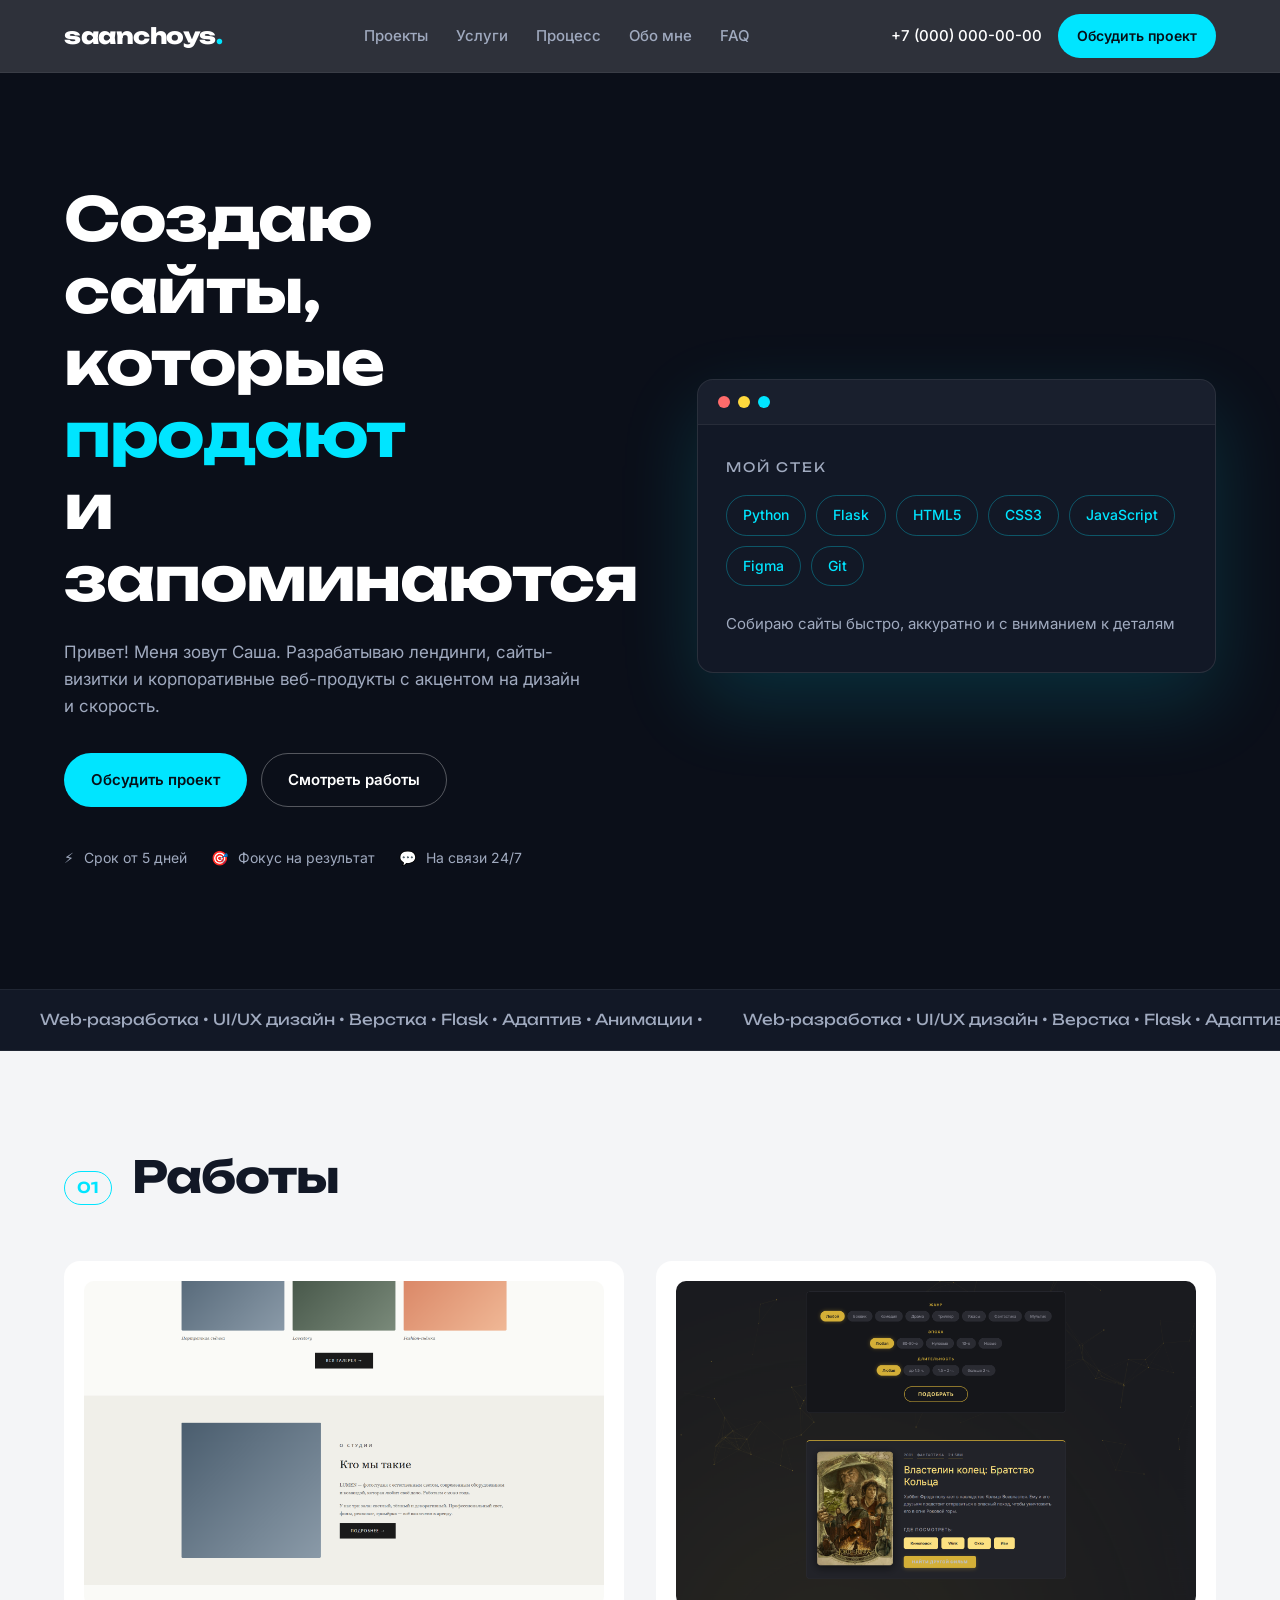
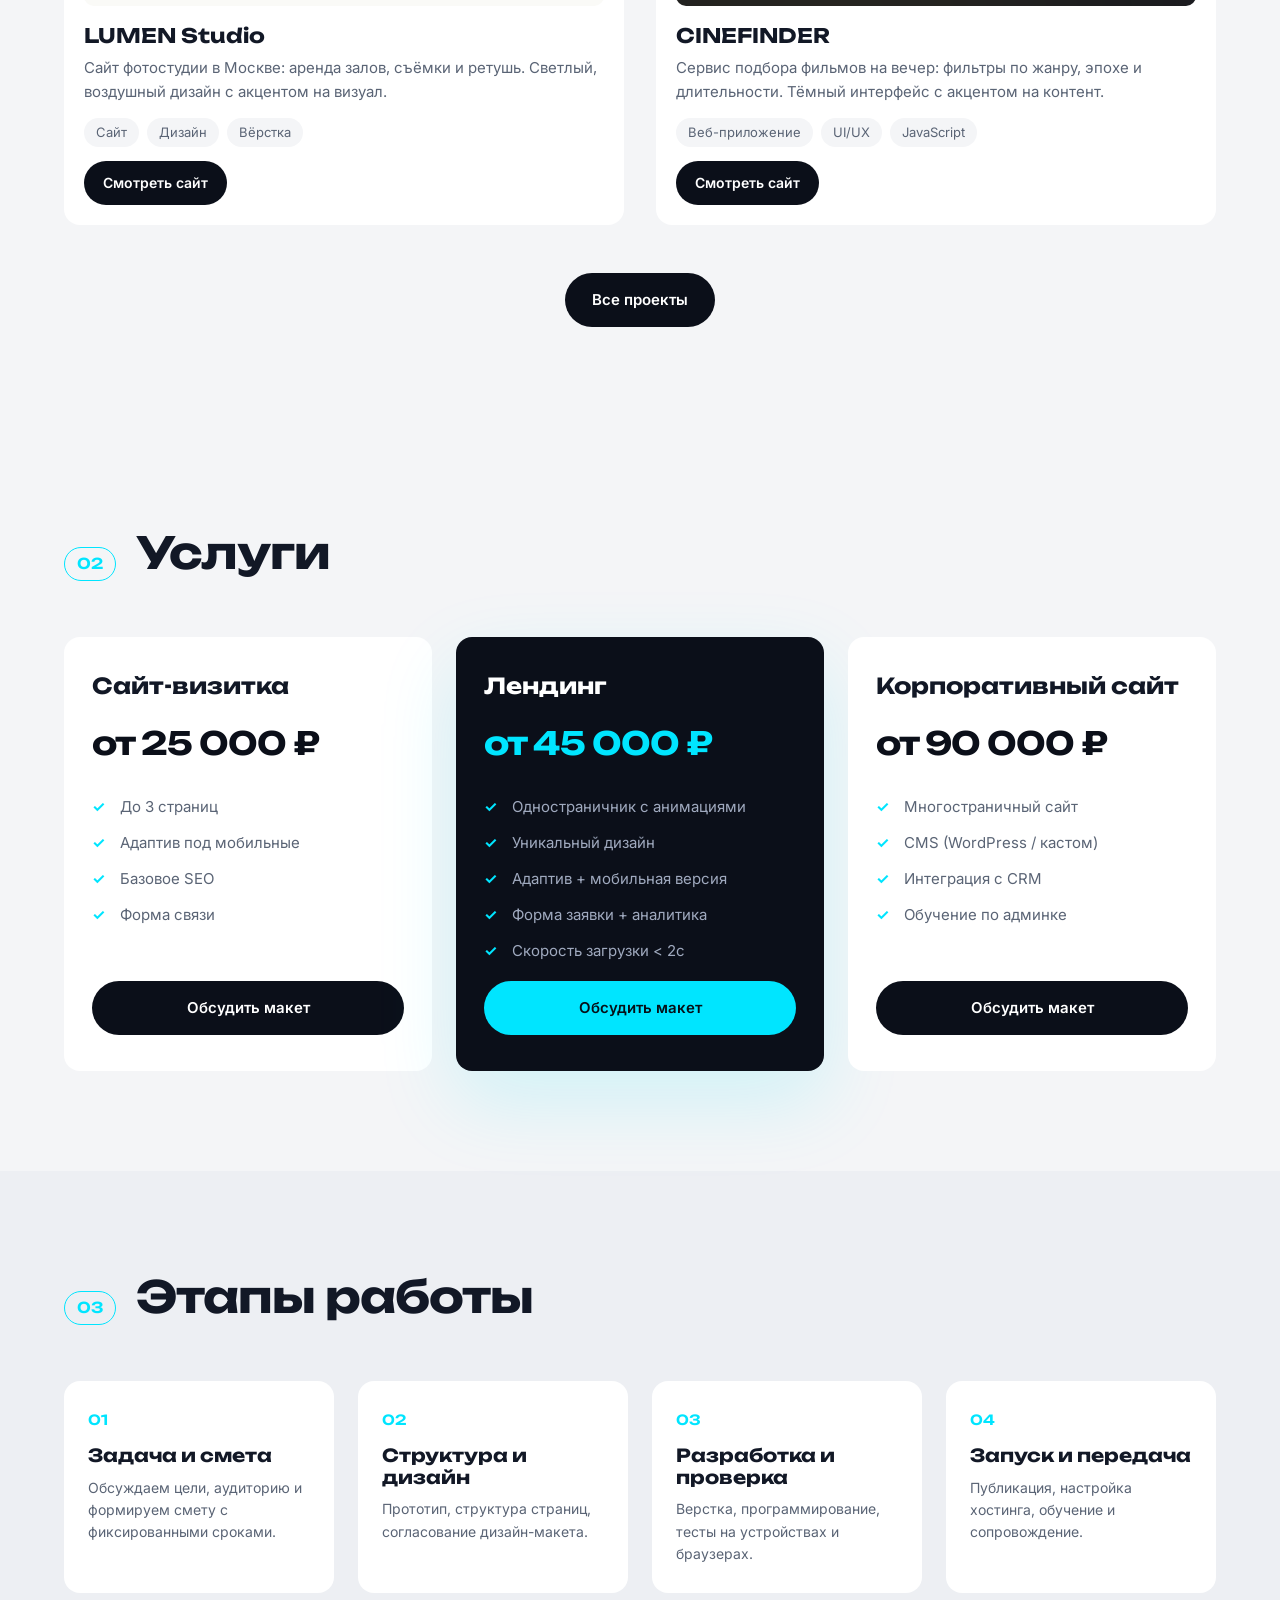
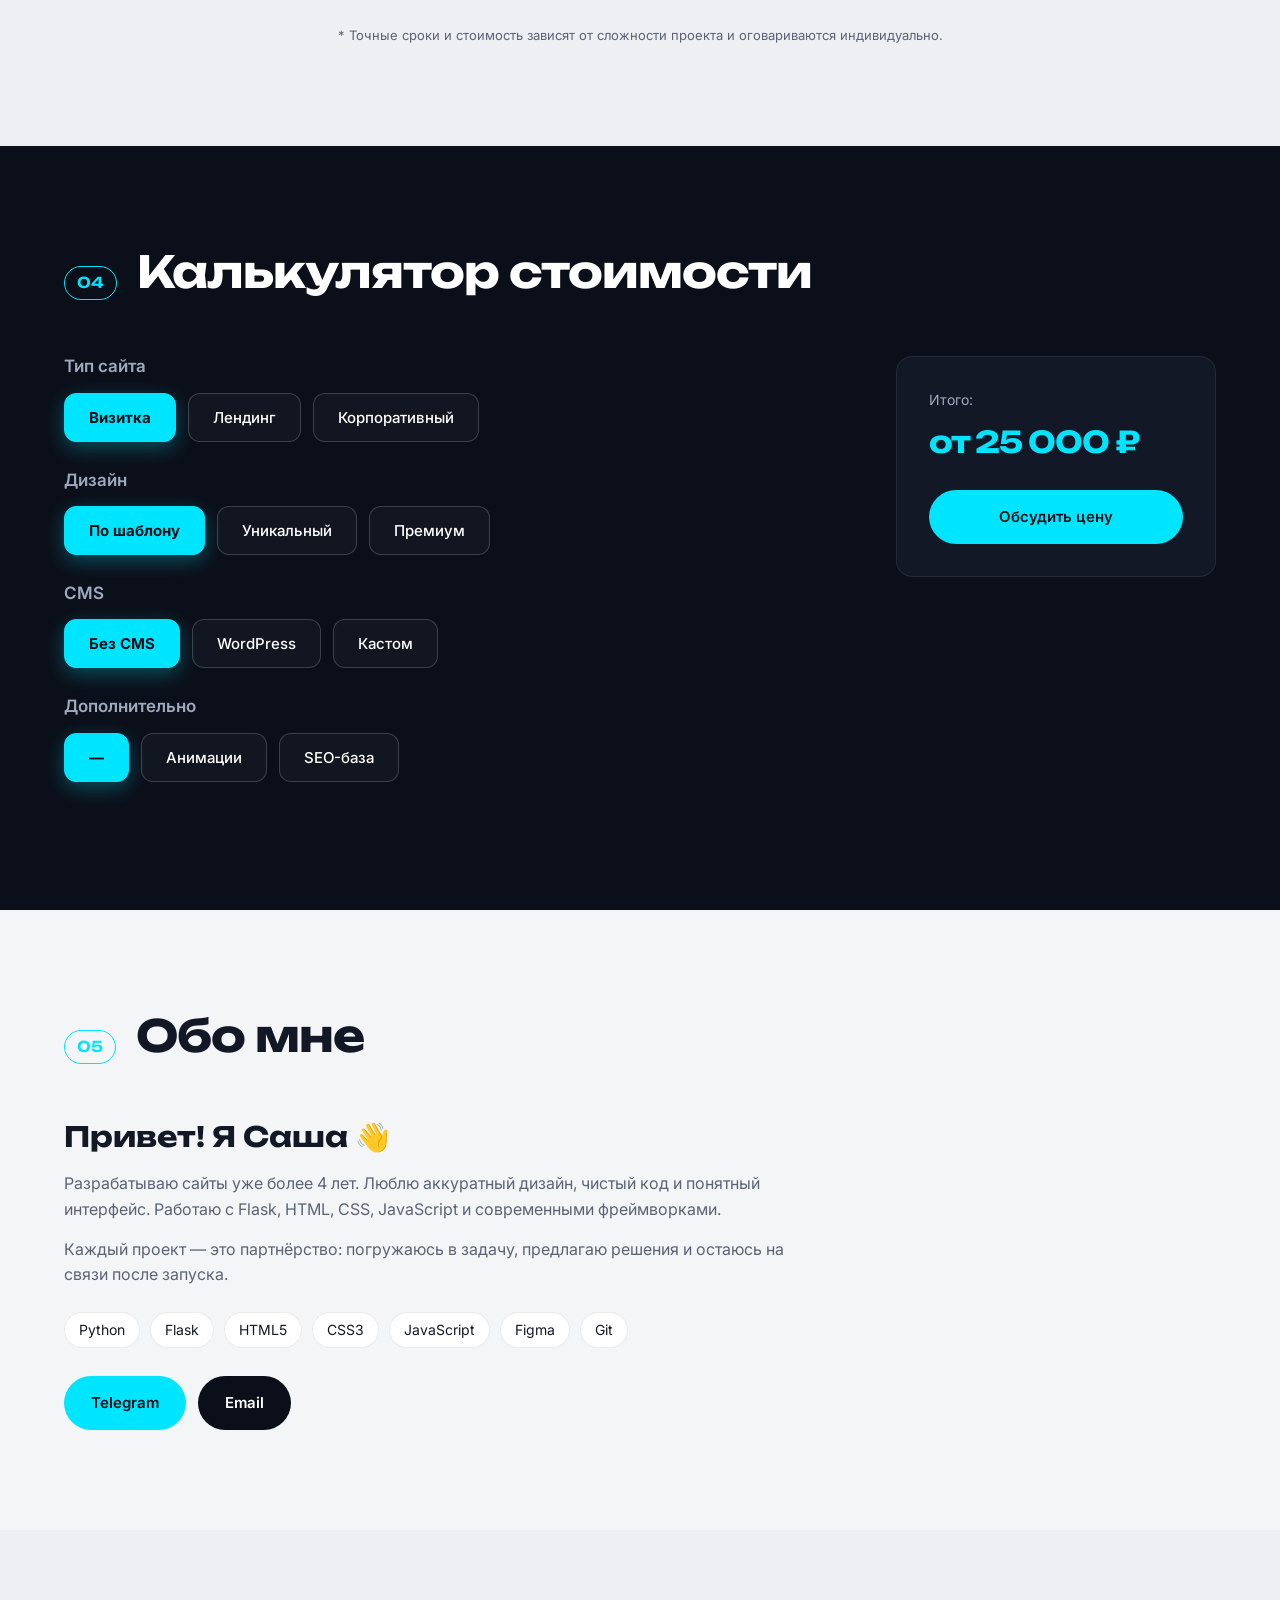
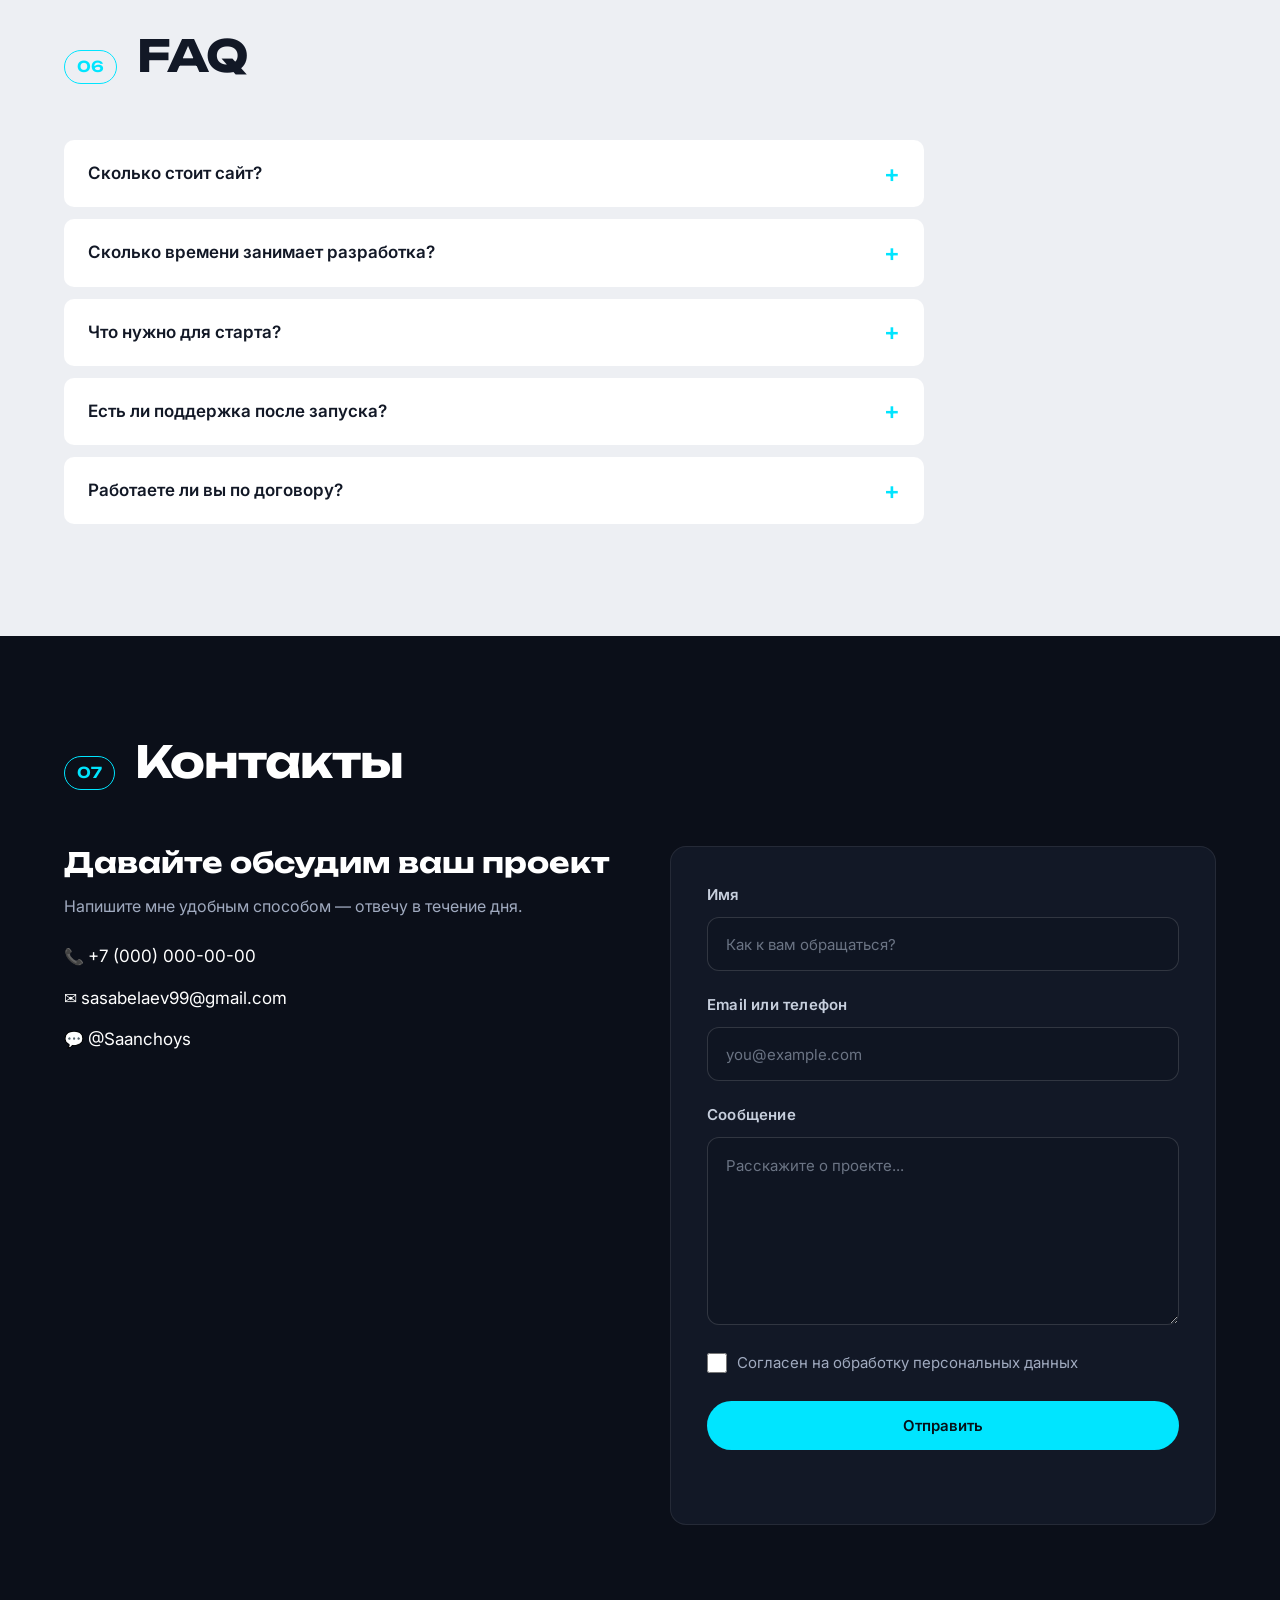
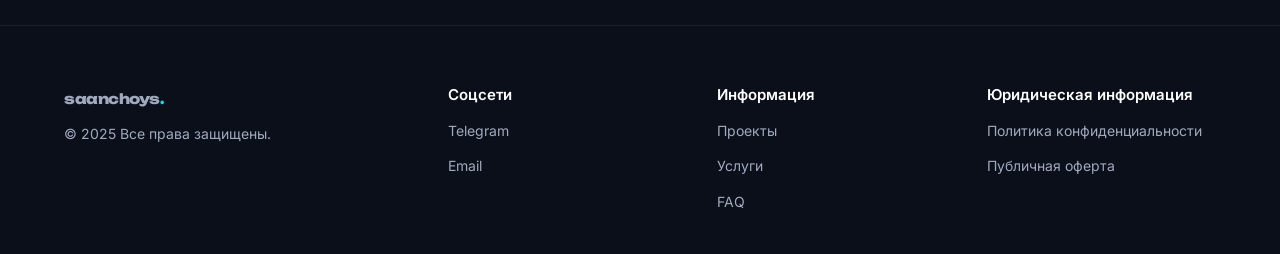
<file: index.html>
<!DOCTYPE html>
<html lang="ru">
<head>
  <meta charset="UTF-8" />
  <meta name="viewport" content="width=device-width, initial-scale=1.0" />
  <title>Saanchoys — разработка сайтов и UI/UX дизайн</title>
  <meta name="description" content="Создаю современные сайты, лендинги и интерфейсы. Быстро, аккуратно, с душой." />

  <link rel="preconnect" href="https://fonts.googleapis.com" />
  <link rel="preconnect" href="https://fonts.gstatic.com" crossorigin />
  <link
    href="https://fonts.googleapis.com/css2?family=Inter:wght@400;500;600;700&family=Unbounded:wght@500;600;700;800&display=swap"
    rel="stylesheet"
  />

  <link rel="stylesheet" href="css/style.css" />
</head>
<body>

  <!-- ============ 1. ШАПКА ============ -->
  <header class="header">
    <div class="container header__inner">
      <a href="#top" class="logo">saanchoys<span>.</span></a>

      <nav class="nav" id="nav">
        <a href="#works">Проекты</a>
        <a href="#pricing">Услуги</a>
        <a href="#process">Процесс</a>
        <a href="#about">Обо мне</a>
        <a href="#faq">FAQ</a>
      </nav>

      <div class="header__actions">
        <a href="tel:+70000000000" class="header__phone">+7 (000) 000-00-00</a>
        <a href="https://t.me/Saanchoys" target="_blank" rel="noopener" class="btn btn--accent btn--sm">
          Обсудить проект
        </a>
        <button class="burger" id="burger" aria-label="Меню">
          <span></span><span></span><span></span>
        </button>
      </div>
    </div>
  </header>

  <main id="top">

    <!-- ============ 2. HERO ============ -->
    <section class="hero section--dark">
      <div class="container hero__inner">
        <div class="hero__text reveal">
          <h1 class="hero__title">
            Создаю сайты,<br />
            которые <span class="accent">продают</span><br />
            и запоминаются
          </h1>
          <p class="hero__subtitle">
            Привет! Меня зовут Саша. Разрабатываю лендинги, сайты-визитки и
            корпоративные веб-продукты с акцентом на дизайн и скорость.
          </p>

          <div class="hero__buttons">
            <a href="https://t.me/Saanchoys" target="_blank" rel="noopener" class="btn btn--accent">
              Обсудить проект
            </a>
            <a href="#works" class="btn btn--ghost">Смотреть работы</a>
          </div>

          <ul class="hero__features">
            <li><span class="icon">⚡</span> Срок от 5 дней</li>
            <li><span class="icon">🎯</span> Фокус на результат</li>
            <li><span class="icon">💬</span> На связи 24/7</li>
          </ul>
        </div>

        <div class="hero__image reveal">
          <div class="hero__card">
            <div class="hero__card-head">
              <span class="hero__dot"></span>
              <span class="hero__dot"></span>
              <span class="hero__dot"></span>
            </div>
            <div class="hero__card-body">
              <p class="hero__card-label">Мой стек</p>
              <ul class="hero__stack">
                <li>Python</li>
                <li>Flask</li>
                <li>HTML5</li>
                <li>CSS3</li>
                <li>JavaScript</li>
                <li>Figma</li>
                <li>Git</li>
              </ul>
              <p class="hero__card-note">Собираю сайты быстро, аккуратно и с вниманием к деталям</p>
            </div>
          </div>
        </div>
      </div>
    </section>

    <!-- ============ 3. БЕГУЩАЯ СТРОКА ============ -->
    <section class="marquee">
      <div class="marquee__track">
        <span>Web-разработка • UI/UX дизайн • Верстка • Flask • Адаптив • Анимации • </span>
        <span>Web-разработка • UI/UX дизайн • Верстка • Flask • Адаптив • Анимации • </span>
        <span>Web-разработка • UI/UX дизайн • Верстка • Flask • Адаптив • Анимации • </span>
      </div>
    </section>

    <!-- ============ 4. РАБОТЫ ============ -->
    <section class="section section--light" id="works">
      <div class="container">
        <div class="section__head reveal">
          <span class="section__num">01</span>
          <h2 class="section__title">Работы</h2>
        </div>

        <div class="works-grid">
          <article class="work-card reveal">
            <a href="https://exp3rt1k.github.io/lumen-studio/" target="_blank" rel="noopener">
              <div class="work-card__img">
                <img src="images/lumen.jpg" alt="LUMEN Studio — сайт фотостудии" loading="lazy" />
              </div>
            </a>
            <h3>LUMEN Studio</h3>
            <p>Сайт фотостудии в Москве: аренда залов, съёмки и ретушь. Светлый, воздушный дизайн с акцентом на визуал.</p>
            <ul class="tags">
              <li>Сайт</li><li>Дизайн</li><li>Вёрстка</li>
            </ul>
            <a href="https://exp3rt1k.github.io/lumen-studio/" target="_blank" rel="noopener" class="btn btn--dark btn--sm" style="margin-top:14px">Смотреть сайт</a>
          </article>

          <article class="work-card reveal">
            <a href="https://exp3rt1k.github.io/CINEFINDER/" target="_blank" rel="noopener">
              <div class="work-card__img">
                <img src="images/cinefinder.jpg" alt="CINEFINDER — подбор фильмов" loading="lazy" />
              </div>
            </a>
            <h3>CINEFINDER</h3>
            <p>Сервис подбора фильмов на вечер: фильтры по жанру, эпохе и длительности. Тёмный интерфейс с акцентом на контент.</p>
            <ul class="tags">
              <li>Веб-приложение</li><li>UI/UX</li><li>JavaScript</li>
            </ul>
            <a href="https://exp3rt1k.github.io/CINEFINDER/" target="_blank" rel="noopener" class="btn btn--dark btn--sm" style="margin-top:14px">Смотреть сайт</a>
          </article>
        </div>

        <div class="section__cta reveal">
          <a href="https://t.me/Saanchoys" target="_blank" rel="noopener" class="btn btn--dark">Все проекты</a>
        </div>
      </div>
    </section>

    <!-- ============ 5. ТАРИФЫ (было 6, отзывы убраны) ============ -->
    <section class="section section--light" id="pricing">
      <div class="container">
        <div class="section__head reveal">
          <span class="section__num">02</span>
          <h2 class="section__title">Услуги</h2>
        </div>

        <div class="pricing">
          <article class="price-card reveal">
            <h3>Сайт-визитка</h3>
            <div class="price-card__price">от 25 000 ₽</div>
            <ul class="check-list">
              <li>До 3 страниц</li>
              <li>Адаптив под мобильные</li>
              <li>Базовое SEO</li>
              <li>Форма связи</li>
            </ul>
            <a href="https://t.me/Saanchoys" target="_blank" rel="noopener" class="btn btn--dark btn--full">Обсудить макет</a>
          </article>

          <article class="price-card price-card--featured reveal">
            <h3>Лендинг</h3>
            <div class="price-card__price">от 45 000 ₽</div>
            <ul class="check-list">
              <li>Одностраничник с анимациями</li>
              <li>Уникальный дизайн</li>
              <li>Адаптив + мобильная версия</li>
              <li>Форма заявки + аналитика</li>
              <li>Скорость загрузки &lt; 2с</li>
            </ul>
            <a href="https://t.me/Saanchoys" target="_blank" rel="noopener" class="btn btn--accent btn--full">Обсудить макет</a>
          </article>

          <article class="price-card reveal">
            <h3>Корпоративный сайт</h3>
            <div class="price-card__price">от 90 000 ₽</div>
            <ul class="check-list">
              <li>Многостраничный сайт</li>
              <li>CMS (WordPress / кастом)</li>
              <li>Интеграция с CRM</li>
              <li>Обучение по админке</li>
            </ul>
            <a href="https://t.me/Saanchoys" target="_blank" rel="noopener" class="btn btn--dark btn--full">Обсудить макет</a>
          </article>
        </div>
      </div>
    </section>

    <!-- ============ 6. ЭТАПЫ РАБОТЫ (было 7) ============ -->
    <section class="section section--light section--alt" id="process">
      <div class="container">
        <div class="section__head reveal">
          <span class="section__num">03</span>
          <h2 class="section__title">Этапы работы</h2>
        </div>

        <div class="steps">
          <div class="step reveal">
            <div class="step__num">01</div>
            <h4>Задача и смета</h4>
            <p>Обсуждаем цели, аудиторию и формируем смету с фиксированными сроками.</p>
          </div>
          <div class="step reveal">
            <div class="step__num">02</div>
            <h4>Структура и дизайн</h4>
            <p>Прототип, структура страниц, согласование дизайн-макета.</p>
          </div>
          <div class="step reveal">
            <div class="step__num">03</div>
            <h4>Разработка и проверка</h4>
            <p>Верстка, программирование, тесты на устройствах и браузерах.</p>
          </div>
          <div class="step reveal">
            <div class="step__num">04</div>
            <h4>Запуск и передача</h4>
            <p>Публикация, настройка хостинга, обучение и сопровождение.</p>
          </div>
        </div>

        <p class="process-note reveal">* Точные сроки и стоимость зависят от сложности проекта и оговариваются индивидуально.</p>
      </div>
    </section>

    <!-- ============ 7. КАЛЬКУЛЯТОР (было 8) ============ -->
    <section class="section section--dark" id="calculator">
      <div class="container">
        <div class="section__head reveal">
          <span class="section__num">04</span>
          <h2 class="section__title">Калькулятор стоимости</h2>
        </div>

        <div class="calc reveal">
          <div class="calc__options" id="calcOptions">
            <div class="calc__group">
              <h4>Тип сайта</h4>
              <div class="calc__buttons">
                <button class="calc-btn is-active" data-price="25000" data-group="type">Визитка</button>
                <button class="calc-btn" data-price="45000" data-group="type">Лендинг</button>
                <button class="calc-btn" data-price="90000" data-group="type">Корпоративный</button>
              </div>
            </div>
            <div class="calc__group">
              <h4>Дизайн</h4>
              <div class="calc__buttons">
                <button class="calc-btn is-active" data-price="0" data-group="design">По шаблону</button>
                <button class="calc-btn" data-price="15000" data-group="design">Уникальный</button>
                <button class="calc-btn" data-price="30000" data-group="design">Премиум</button>
              </div>
            </div>
            <div class="calc__group">
              <h4>CMS</h4>
              <div class="calc__buttons">
                <button class="calc-btn is-active" data-price="0" data-group="cms">Без CMS</button>
                <button class="calc-btn" data-price="20000" data-group="cms">WordPress</button>
                <button class="calc-btn" data-price="35000" data-group="cms">Кастом</button>
              </div>
            </div>
            <div class="calc__group">
              <h4>Дополнительно</h4>
              <div class="calc__buttons">
                <button class="calc-btn is-active" data-price="0" data-group="extra">—</button>
                <button class="calc-btn" data-price="10000" data-group="extra">Анимации</button>
                <button class="calc-btn" data-price="8000" data-group="extra">SEO-база</button>
              </div>
            </div>
          </div>

          <div class="calc__total">
            <p class="calc__label">Итого:</p>
            <p class="calc__price">от <span id="calcTotal">25000</span> ₽</p>
            <a href="https://t.me/Saanchoys" target="_blank" rel="noopener" class="btn btn--accent btn--full">Обсудить цену</a>
          </div>
        </div>
      </div>
    </section>

    <!-- ============ 8. ОБО МНЕ (было 9) ============ -->
    <section class="section section--light" id="about">
      <div class="container">
        <div class="section__head reveal">
          <span class="section__num">05</span>
          <h2 class="section__title">Обо мне</h2>
        </div>

        <div class="about about--no-photo">
          <div class="about__text reveal">
            <h3>Привет! Я Саша 👋</h3>
            <p>Разрабатываю сайты уже более 4 лет. Люблю аккуратный дизайн, чистый код и понятный интерфейс. Работаю с Flask, HTML, CSS, JavaScript и современными фреймворками.</p>
            <p>Каждый проект — это партнёрство: погружаюсь в задачу, предлагаю решения и остаюсь на связи после запуска.</p>
            <div class="stack">
              <span>Python</span><span>Flask</span><span>HTML5</span><span>CSS3</span>
              <span>JavaScript</span><span>Figma</span><span>Git</span>
            </div>
            <div class="about__buttons">
              <a href="https://t.me/Saanchoys" target="_blank" rel="noopener" class="btn btn--accent">Telegram</a>
              <a href="mailto:sasabelaev99@gmail.com" class="btn btn--dark">Email</a>
            </div>
          </div>
        </div>
      </div>
    </section>

    <!-- ============ 9. FAQ (было 10) ============ -->
    <section class="section section--light section--alt" id="faq">
      <div class="container">
        <div class="section__head reveal">
          <span class="section__num">06</span>
          <h2 class="section__title">FAQ</h2>
        </div>

        <div class="faq">
          <details class="faq__item reveal">
            <summary>Сколько стоит сайт?</summary>
            <p>Стоимость зависит от типа сайта, дизайна и функционала. Визитка — от 25 000 ₽, лендинг — от 45 000 ₽, корпоративный — от 90 000 ₽.</p>
          </details>
          <details class="faq__item reveal">
            <summary>Сколько времени занимает разработка?</summary>
            <p>Визитка — 5–7 дней, лендинг — 10–14 дней, корпоративный сайт — от 3 недель.</p>
          </details>
          <details class="faq__item reveal">
            <summary>Что нужно для старта?</summary>
            <p>Достаточно краткого описания задачи и пожеланий. Всё остальное обсудим на созвоне.</p>
          </details>
          <details class="faq__item reveal">
            <summary>Есть ли поддержка после запуска?</summary>
            <p>Да, предлагаю пакет сопровождения: правки, обновления, консультации.</p>
          </details>
          <details class="faq__item reveal">
            <summary>Работаете ли вы по договору?</summary>
            <p>Да, заключаем договор, работаем с юрлицами и ИП.</p>
          </details>
        </div>
      </div>
    </section>

    <!-- ============ 10. КОНТАКТЫ (было 11) ============ -->
    <section class="section section--dark" id="contacts">
      <div class="container">
        <div class="section__head reveal">
          <span class="section__num">07</span>
          <h2 class="section__title">Контакты</h2>
        </div>

        <div class="contacts">
          <div class="contacts__info reveal">
            <h3>Давайте обсудим ваш проект</h3>
            <p>Напишите мне удобным способом — отвечу в течение дня.</p>
            <ul class="contacts__list">
              <li>📞 <a href="tel:+70000000000">+7 (000) 000-00-00</a></li>
              <li>✉️ <a href="mailto:sasabelaev99@gmail.com">sasabelaev99@gmail.com</a></li>
              <li>💬 <a href="https://t.me/Saanchoys" target="_blank" rel="noopener">@Saanchoys</a></li>
            </ul>
          </div>

          <form class="contact-form reveal" id="contactForm" novalidate>
            <div class="form-group">
              <label for="name">Имя</label>
              <input type="text" id="name" name="name" required placeholder="Как к вам обращаться?" />
            </div>
            <div class="form-group">
              <label for="contact">Email или телефон</label>
              <input type="text" id="contact" name="contact" required placeholder="you@example.com" />
            </div>
            <div class="form-group">
              <label for="message">Сообщение</label>
              <textarea id="message" name="message" rows="6" required placeholder="Расскажите о проекте..."></textarea>
            </div>
            <label class="checkbox">
              <input type="checkbox" id="consent" name="consent" required />
              <span>Согласен на обработку персональных данных</span>
            </label>
            <button type="submit" class="btn btn--accent btn--full">Отправить</button>
            <p class="form-status" id="formStatus" role="status"></p>
          </form>
        </div>
      </div>
    </section>

  </main>

  <!-- ============ 11. ФУТЕР (было 12) ============ -->
  <footer class="footer">
    <div class="container footer__inner">
      <div class="footer__col">
        <a href="#top" class="logo">saanchoys<span>.</span></a>
        <p class="footer__copy">© 2025 Все права защищены.</p>
      </div>
      <div class="footer__col">
        <h4>Соцсети</h4>
        <ul>
          <li><a href="https://t.me/Saanchoys" target="_blank" rel="noopener">Telegram</a></li>
          <li><a href="mailto:sasabelaev99@gmail.com">Email</a></li>
        </ul>
      </div>
      <div class="footer__col">
        <h4>Информация</h4>
        <ul>
          <li><a href="#works">Проекты</a></li>
          <li><a href="#pricing">Услуги</a></li>
          <li><a href="#faq">FAQ</a></li>
        </ul>
      </div>
      <div class="footer__col">
        <h4>Юридическая информация</h4>
        <ul>
          <li><a href="#">Политика конфиденциальности</a></li>
          <li><a href="#">Публичная оферта</a></li>
        </ul>
      </div>
    </div>
  </footer>

  <script src="js/script.js"></script>
</body>
</html>
</file>
<file: css/style.css>
/* =========================================================
   Переменные и базовые стили
   ========================================================= */
:root{
  --dark:#0B0F19;
  --dark-2:#121826;
  --light:#F4F5F7;
  --light-alt:#EDEFF3;
  --accent:#00E5FF;
  --text-light:#FFFFFF;
  --text-muted-dark:#A0AABF;
  --text-dark:#121826;
  --text-muted-light:#5A6475;
  --radius:16px;
  --radius-sm:10px;
  --container:1200px;
  --t:.25s ease;
}

*{box-sizing:border-box;margin:0;padding:0}
html{scroll-behavior:smooth}
body{
  font-family:'Inter',system-ui,-apple-system,sans-serif;
  background:var(--light);
  color:var(--text-dark);
  line-height:1.6;
  overflow-x:hidden;
}
img{max-width:100%;display:block}
a{color:inherit;text-decoration:none;transition:color var(--t)}
ul{list-style:none}
h1,h2,h3,h4{font-family:'Unbounded',sans-serif;font-weight:700;line-height:1.2}
.container{width:100%;max-width:var(--container);margin:0 auto;padding:0 24px}
.accent{color:var(--accent)}

/* =========================================================
   Кнопки
   ========================================================= */
.btn{
  display:inline-flex;
  align-items:center;
  justify-content:center;
  padding:14px 26px;
  border-radius:999px;
  font-weight:600;
  font-size:15px;
  border:1px solid transparent;
  cursor:pointer;
  transition:all var(--t);
  white-space:nowrap;
  font-family:inherit;
}
.btn:hover{transform:translateY(-2px)}
.btn--accent{background:var(--accent);color:#061018}
.btn--accent:hover{background:#4beaff}
.btn--dark{background:var(--dark);color:#fff}
.btn--dark:hover{background:#1c2438}
.btn--ghost{background:transparent;color:#fff;border-color:rgba(255,255,255,.3)}
.btn--ghost:hover{border-color:var(--accent);color:var(--accent)}
.btn--sm{padding:10px 18px;font-size:14px}
.btn--full{width:100%}

/* =========================================================
   Шапка
   ========================================================= */
.header{
  position:sticky;
  top:0;
  z-index:100;
  background:rgba(11,15,25,.85);
  backdrop-filter:blur(14px);
  -webkit-backdrop-filter:blur(14px);
  border-bottom:1px solid rgba(255,255,255,.06);
}
.header__inner{
  display:flex;
  align-items:center;
  justify-content:space-between;
  gap:24px;
  height:72px;
}
.logo{
  font-family:'Unbounded',sans-serif;
  font-size:22px;
  font-weight:800;
  color:#fff;
  letter-spacing:-.5px;
}
.logo span{color:var(--accent)}
.nav{display:flex;gap:28px}
.nav a{color:var(--text-muted-dark);font-size:15px;font-weight:500}
.nav a:hover{color:var(--accent)}
.header__actions{display:flex;align-items:center;gap:16px}
.header__phone{color:#fff;font-size:15px;font-weight:500;white-space:nowrap}
.header__phone:hover{color:var(--accent)}

.burger{
  display:none;
  width:40px;
  height:40px;
  background:transparent;
  border:1px solid rgba(255,255,255,.2);
  border-radius:8px;
  cursor:pointer;
  flex-direction:column;
  align-items:center;
  justify-content:center;
  gap:5px;
  padding:0;
}
.burger span{display:block;width:20px;height:2px;background:#fff;transition:all var(--t)}
.burger.is-open span:nth-child(1){transform:translateY(7px) rotate(45deg)}
.burger.is-open span:nth-child(2){opacity:0}
.burger.is-open span:nth-child(3){transform:translateY(-7px) rotate(-45deg)}

/* =========================================================
   Секции
   ========================================================= */
.section{padding:100px 0}
.section--dark{background:var(--dark);color:var(--text-light)}
.section--light{background:var(--light);color:var(--text-dark)}
.section--alt{background:var(--light-alt);color:var(--text-dark)}

.section__head{
  display:flex;
  align-items:baseline;
  gap:20px;
  margin-bottom:56px;
}
.section__num{
  font-family:'Unbounded',sans-serif;
  font-size:15px;
  color:var(--accent);
  font-weight:600;
  padding:4px 12px;
  border:1px solid var(--accent);
  border-radius:999px;
  flex-shrink:0;
}
.section__title{font-size:clamp(28px,4vw,44px);letter-spacing:-1px}
.section__cta{text-align:center;margin-top:48px}

/* =========================================================
   Hero
   ========================================================= */
.hero{padding:110px 0 120px}
.hero__inner{display:grid;grid-template-columns:1.1fr 1fr;gap:60px;align-items:center}
.hero__title{font-size:clamp(32px,5vw,60px);letter-spacing:-1.5px;margin-bottom:24px}
.hero__subtitle{color:var(--text-muted-dark);font-size:17px;max-width:520px;margin-bottom:32px}
.hero__buttons{display:flex;flex-wrap:wrap;gap:14px;margin-bottom:40px}
.hero__features{display:flex;flex-wrap:wrap;gap:24px;color:var(--text-muted-dark);font-size:14px}
.hero__features .icon{margin-right:6px}

/* Hero: карточка со стеком вместо фото */
.hero__card{
  background:var(--dark-2);
  border:1px solid rgba(255,255,255,.1);
  border-radius:var(--radius);
  overflow:hidden;
  box-shadow:0 30px 80px rgba(0,229,255,.15);
}
.hero__card-head{
  display:flex;
  gap:8px;
  padding:16px 20px;
  background:rgba(255,255,255,.03);
  border-bottom:1px solid rgba(255,255,255,.06);
}
.hero__dot{width:12px;height:12px;border-radius:50%;background:rgba(255,255,255,.15)}
.hero__dot:first-child{background:#ff6b6b}
.hero__dot:nth-child(2){background:#ffd93d}
.hero__dot:nth-child(3){background:var(--accent)}
.hero__card-body{padding:32px 28px 36px}
.hero__card-label{
  font-family:'Unbounded',sans-serif;
  font-size:13px;
  color:var(--text-muted-dark);
  text-transform:uppercase;
  letter-spacing:2px;
  margin-bottom:18px;
}
.hero__stack{display:flex;flex-wrap:wrap;gap:10px;margin-bottom:26px}
.hero__stack li{
  padding:8px 16px;
  border-radius:999px;
  border:1px solid rgba(0,229,255,.3);
  color:var(--accent);
  font-size:14px;
  font-weight:500;
}
.hero__card-note{color:var(--text-muted-dark);font-size:15px;line-height:1.6}

/* =========================================================
   Бегущая строка
   ========================================================= */
.marquee{
  overflow:hidden;
  background:var(--dark-2);
  border-top:1px solid rgba(255,255,255,.06);
  border-bottom:1px solid rgba(255,255,255,.06);
  padding:18px 0;
  color:var(--text-muted-dark);
  font-family:'Unbounded',sans-serif;
  font-size:15px;
  white-space:nowrap;
}
.marquee__track{display:inline-flex;gap:40px;animation:marquee 25s linear infinite;padding-left:40px}
@keyframes marquee{from{transform:translateX(0)}to{transform:translateX(-50%)}}

/* =========================================================
   Работы
   ========================================================= */
.works-grid{display:grid;grid-template-columns:repeat(2,1fr);gap:32px}
.work-card{
  background:#fff;
  border-radius:var(--radius);
  padding:20px;
  transition:transform var(--t),box-shadow var(--t);
}
.work-card:hover{transform:translateY(-4px);box-shadow:0 24px 60px rgba(18,24,38,.12)}
.work-card__img{
  border-radius:var(--radius-sm);
  overflow:hidden;
  margin-bottom:18px;
  aspect-ratio:16/10;
}
.work-card__img img{width:100%;height:100%;object-fit:cover}
.work-card h3{font-size:20px;margin-bottom:8px}
.work-card p{color:var(--text-muted-light);font-size:15px;margin-bottom:14px}
.tags{display:flex;flex-wrap:wrap;gap:8px}
.tags li{
  padding:4px 12px;
  background:var(--light);
  color:var(--text-muted-light);
  border-radius:999px;
  font-size:13px;
}

/* =========================================================
   Тарифы
   ========================================================= */
.pricing{display:grid;grid-template-columns:repeat(3,1fr);gap:24px;align-items:stretch}
.price-card{
  background:#fff;
  border-radius:var(--radius);
  padding:36px 28px;
  display:flex;
  flex-direction:column;
  gap:18px;
  transition:transform var(--t);
}
.price-card:hover{transform:translateY(-4px)}
.price-card h3{font-size:22px}
.price-card__price{
  font-family:'Unbounded',sans-serif;
  font-size:32px;
  font-weight:700;
  color:var(--dark);
  letter-spacing:-1px;
}
.price-card--featured{
  background:var(--dark);
  color:#fff;
  box-shadow:0 30px 80px rgba(0,229,255,.15);
  transform:scale(1.03);
}
.price-card--featured .price-card__price{color:var(--accent)}
.check-list{display:flex;flex-direction:column;gap:12px;margin-top:8px;flex-grow:1}
.check-list li{position:relative;padding-left:28px;font-size:15px;color:var(--text-muted-light)}
.price-card--featured .check-list li{color:var(--text-muted-dark)}
.check-list li::before{content:"✓";position:absolute;left:0;top:0;color:var(--accent);font-weight:700}

/* =========================================================
   Этапы работы
   ========================================================= */
.steps{display:grid;grid-template-columns:repeat(4,1fr);gap:24px}
.step{background:#fff;border-radius:var(--radius);padding:28px 24px}
.step__num{
  font-family:'Unbounded',sans-serif;
  font-size:14px;
  color:var(--accent);
  margin-bottom:14px;
  font-weight:600;
}
.step h4{font-size:18px;margin-bottom:10px}
.step p{color:var(--text-muted-light);font-size:14px}
.process-note{
  margin-top:32px;
  font-size:13px;
  color:var(--text-muted-light);
  text-align:center;
}

/* =========================================================
   Калькулятор
   ========================================================= */
.calc{display:grid;grid-template-columns:1fr 320px;gap:40px;align-items:start}
.calc__group{margin-bottom:28px}
.calc__group h4{
  font-size:17px;
  margin-bottom:16px;
  color:var(--text-muted-dark);
  font-family:'Inter',sans-serif;
  font-weight:600;
}
.calc__buttons{display:flex;flex-wrap:wrap;gap:12px}

.calc-btn{
  background:rgba(255,255,255,.03);
  border:1.5px solid rgba(255,255,255,.18);
  color:#fff;
  padding:14px 24px;
  border-radius:12px;
  font-size:15px;
  font-weight:500;
  font-family:inherit;
  cursor:pointer;
  transition:all .2s ease;
  min-height:48px;
}
.calc-btn:hover{
  border-color:var(--accent);
  color:var(--accent);
  background:rgba(0,229,255,.06);
  transform:translateY(-1px);
}
.calc-btn.is-active{
  background:var(--accent);
  color:#061018;
  border-color:var(--accent);
  font-weight:700;
  box-shadow:0 6px 20px rgba(0,229,255,.3);
}

.calc__total{
  background:var(--dark-2);
  border:1px solid rgba(255,255,255,.08);
  border-radius:var(--radius);
  padding:32px;
  position:sticky;
  top:100px;
}
.calc__label{color:var(--text-muted-dark);font-size:14px;margin-bottom:6px}
.calc__price{
  font-family:'Unbounded',sans-serif;
  font-size:30px;
  font-weight:700;
  color:var(--accent);
  margin-bottom:24px;
  letter-spacing:-1px;
}

/* =========================================================
   Обо мне
   ========================================================= */
.about{display:grid;grid-template-columns:1fr 1.4fr;gap:60px;align-items:center}
.about--no-photo{grid-template-columns:1fr;max-width:720px}
.about__text h3{font-size:28px;margin-bottom:18px}
.about__text p{color:var(--text-muted-light);margin-bottom:14px;font-size:16px}
.stack{display:flex;flex-wrap:wrap;gap:10px;margin:24px 0 28px}
.stack span{
  padding:6px 14px;
  background:#fff;
  border-radius:999px;
  font-size:14px;
  border:1px solid rgba(18,24,38,.08);
}
.about__buttons{display:flex;gap:12px;flex-wrap:wrap}

/* =========================================================
   FAQ
   ========================================================= */
.faq{max-width:860px}
.faq__item{
  background:#fff;
  border-radius:var(--radius-sm);
  margin-bottom:12px;
  padding:20px 24px;
  transition:box-shadow var(--t);
}
.faq__item[open]{box-shadow:0 12px 40px rgba(18,24,38,.08)}
.faq__item summary{
  cursor:pointer;
  font-size:17px;
  font-weight:600;
  color:var(--text-dark);
  list-style:none;
  position:relative;
  padding-right:32px;
}
.faq__item summary::-webkit-details-marker{display:none}
.faq__item summary::after{
  content:"+";
  position:absolute;
  right:0;
  top:50%;
  transform:translateY(-50%);
  font-size:24px;
  color:var(--accent);
  line-height:1;
}
.faq__item[open] summary::after{content:"−"}
.faq__item p{margin-top:14px;color:var(--text-muted-light);font-size:15px}

/* =========================================================
   Контакты
   ========================================================= */
.contacts{display:grid;grid-template-columns:1fr 1fr;gap:60px;align-items:start}
.contacts__info h3{font-size:28px;margin-bottom:14px}
.contacts__info p{color:var(--text-muted-dark);margin-bottom:24px}
.contacts__list{display:flex;flex-direction:column;gap:14px}
.contacts__list a{color:#fff;font-size:17px}
.contacts__list a:hover{color:var(--accent)}

.contact-form{
  background:var(--dark-2);
  border:1px solid rgba(255,255,255,.08);
  border-radius:var(--radius);
  padding:36px;
  display:flex;
  flex-direction:column;
  gap:22px;
}
.form-group{display:flex;flex-direction:column;gap:10px}
.form-group label{
  font-size:15px;
  font-weight:600;
  color:#C7CFDD;
  letter-spacing:.2px;
}
.form-group input,
.form-group textarea{
  background:#0F1522;
  border:1.5px solid rgba(255,255,255,.14);
  color:#fff;
  padding:16px 18px;
  border-radius:12px;
  font-family:inherit;
  font-size:16px;
  width:100%;
  transition:border-color .2s ease,box-shadow .2s ease,background .2s ease;
}
.form-group input::placeholder,
.form-group textarea::placeholder{color:#6B7484;font-size:15px}
.form-group input:hover,
.form-group textarea:hover{border-color:rgba(0,229,255,.35)}
.form-group input:focus,
.form-group textarea:focus{
  outline:none;
  border-color:var(--accent);
  background:#0C121E;
  box-shadow:0 0 0 4px rgba(0,229,255,.15);
}
.form-group textarea{min-height:160px;resize:vertical;line-height:1.6}

.checkbox{
  display:flex;
  align-items:center;
  gap:10px;
  font-size:15px;
  color:#A0AABF;
  cursor:pointer;
  padding:4px 0;
}
.checkbox input{width:20px;height:20px;accent-color:var(--accent);flex-shrink:0}

.form-status{font-size:15px;min-height:20px;margin-top:-4px}
.form-status.is-error{color:#ff6b6b}
.form-status.is-success{color:var(--accent)}

/* =========================================================
   Футер
   ========================================================= */
.footer{
  background:var(--dark);
  color:var(--text-muted-dark);
  padding:60px 0 40px;
  border-top:1px solid rgba(255,255,255,.06);
}
.footer__inner{display:grid;grid-template-columns:1.5fr repeat(3,1fr);gap:40px}
.footer__copy{font-size:14px;margin-top:12px}
.footer__col h4{
  color:#fff;
  font-size:15px;
  margin-bottom:14px;
  font-family:'Inter',sans-serif;
  font-weight:600;
}
.footer__col ul{display:flex;flex-direction:column;gap:10px}
.footer__col a{font-size:14px;color:var(--text-muted-dark)}
.footer__col a:hover{color:var(--accent)}

/* =========================================================
   Анимация появления
   ========================================================= */
.reveal{opacity:0;transform:translateY(30px);transition:opacity .7s ease,transform .7s ease}
.reveal.is-visible{opacity:1;transform:none}

/* =========================================================
   Адаптив
   ========================================================= */
@media (max-width:1024px){
  .hero__inner{grid-template-columns:1fr;gap:40px}
  .pricing{grid-template-columns:1fr}
  .price-card--featured{transform:none}
  .steps{grid-template-columns:repeat(2,1fr)}
  .calc{grid-template-columns:1fr}
  .calc__total{position:static}
  .about{grid-template-columns:1fr;gap:32px}
  .about--no-photo{max-width:none}
  .contacts{grid-template-columns:1fr;gap:40px}
  .footer__inner{grid-template-columns:1fr 1fr}
}

@media (max-width:768px){
  .section{padding:64px 0}
  .nav{
    position:fixed;
    top:72px;
    left:0;
    right:0;
    background:var(--dark);
    flex-direction:column;
    padding:20px 24px;
    gap:8px;
    border-bottom:1px solid rgba(255,255,255,.08);
    transform:translateY(-120%);
    transition:transform .3s ease;
    z-index:99;
  }
  .nav.is-open{transform:none}
  .nav a{padding:12px 0;font-size:16px}
  .burger{display:flex}
  .header__phone{display:none}
  .header__actions .btn{display:none}

  .works-grid{grid-template-columns:1fr}
  .steps{grid-template-columns:1fr}
  .footer__inner{grid-template-columns:1fr}
  .hero{padding:60px 0 80px}
  .section__head{margin-bottom:32px;flex-direction:column;align-items:flex-start;gap:12px}

  .hero__card-body{padding:24px 22px 28px}
  .price-card{padding:28px 22px}
  .price-card__price{font-size:26px}

  .calc__total{padding:24px}
  .calc__price{font-size:24px}
  .calc-btn{padding:12px 18px;font-size:14px;min-height:44px}

  .contact-form{padding:24px;gap:18px}
  .form-group input,
  .form-group textarea{padding:14px 16px;font-size:16px}

  .contacts__list a{font-size:15px}
  .footer{padding:40px 0 30px}
}
</file>
